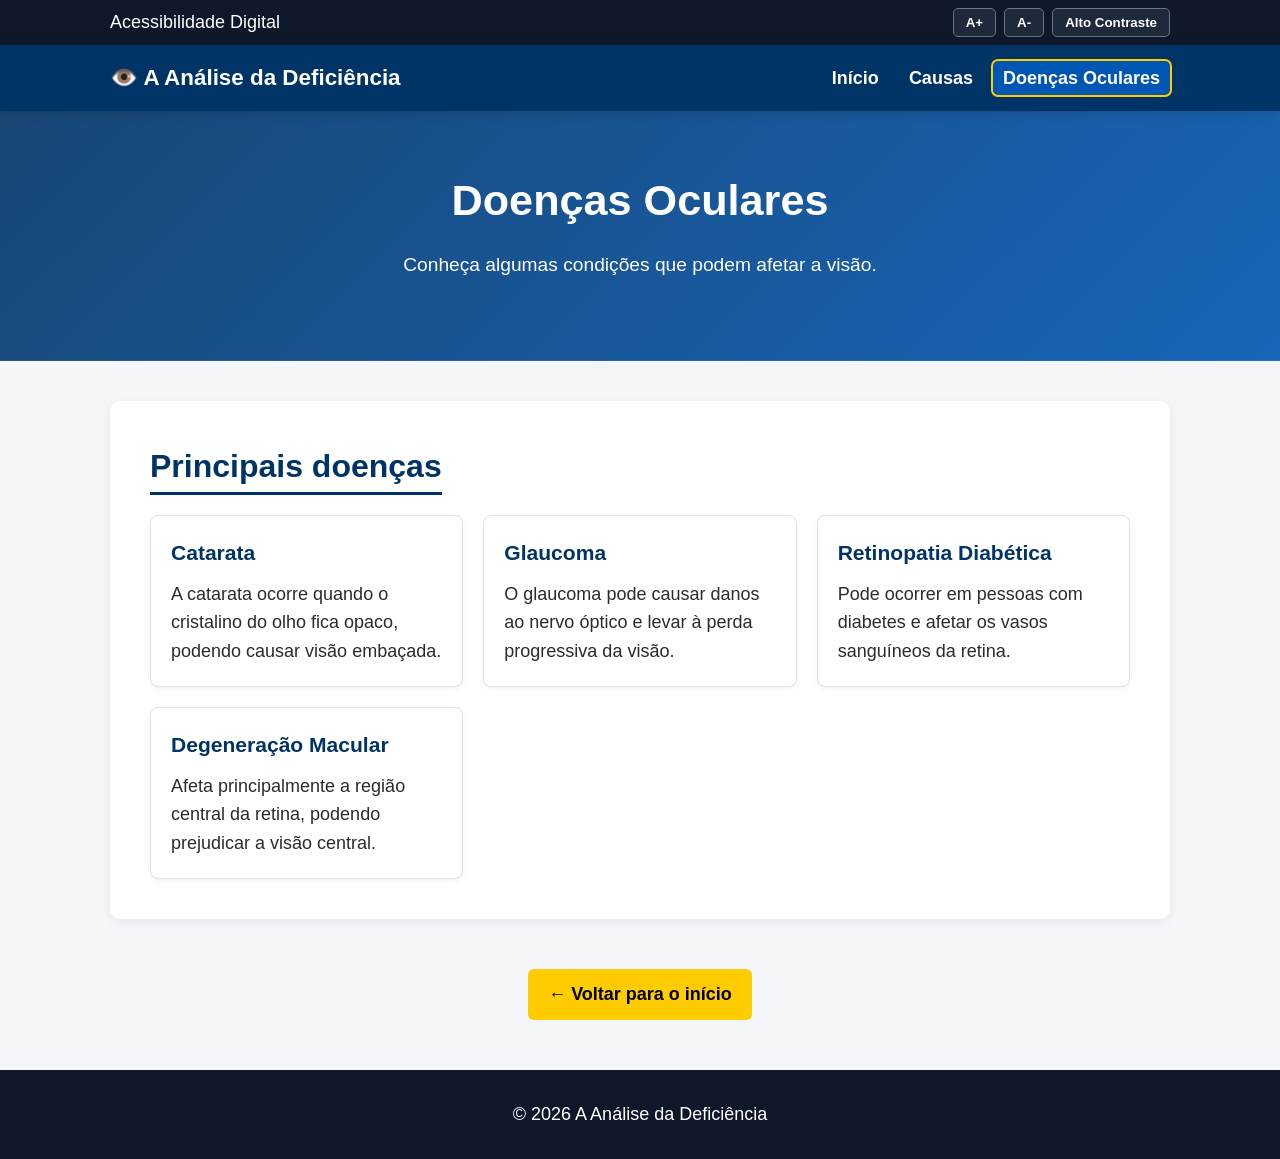
<file: doencas-oculares.html>
<!DOCTYPE html>
<html lang="pt-BR">

<head>

<meta charset="UTF-8">

<meta name="viewport"
content="width=device-width, initial-scale=1.0">

<title>Doenças Oculares</title>

<link rel="stylesheet" href="style.css">

</head>

<body>


<a href="#main-content" class="skip-link">
Ir para o conteúdo principal
</a>


<div id="a11y-status"
class="sr-only"
aria-live="polite">
</div>


<div class="top-bar">

<div class="container top-bar-container">

<span>Acessibilidade Digital</span>

<div class="accessibility-bar">

<button id="btn-increase">A+</button>

<button id="btn-decrease">A-</button>

<button id="btn-contrast">
Alto Contraste
</button>

</div>

</div>

</div>



<header class="main-header">

<div class="container header-container">

<div class="logo">

<a href="index.html">
👁️ A Análise da Deficiência
</a>

</div>


<nav class="main-nav">

<ul>

<li>
<a href="index.html">Início</a>
</li>

<li>
<a href="index.html#causas">Causas</a>
</li>

<li>
<a href="doencas-oculares.html"
class="active">
Doenças Oculares
</a>
</li>

</ul>

</nav>

</div>

</header>



<section class="hero hero-secondary">

<div class="container">

<h1>
Doenças Oculares
</h1>

<p>
Conheça algumas condições que podem afetar a visão.
</p>

</div>

</section>



<main id="main-content"
class="container">


<section class="content-section">

<h2>
Principais doenças
</h2>


<div class="card-grid">


<article class="card">

<div class="card-body">

<h3>
Catarata
</h3>

<p>
A catarata ocorre quando o cristalino do olho
fica opaco, podendo causar visão embaçada.
</p>

</div>

</article>



<article class="card">

<div class="card-body">

<h3>
Glaucoma
</h3>

<p>
O glaucoma pode causar danos ao nervo óptico
e levar à perda progressiva da visão.
</p>

</div>

</article>



<article class="card">

<div class="card-body">

<h3>
Retinopatia Diabética
</h3>

<p>
Pode ocorrer em pessoas com diabetes e afetar
os vasos sanguíneos da retina.
</p>

</div>

</article>



<article class="card">

<div class="card-body">

<h3>
Degeneração Macular
</h3>

<p>
Afeta principalmente a região central da retina,
podendo prejudicar a visão central.
</p>

</div>

</article>


</div>

</section>


<div class="back-button">

<a href="index.html"
class="btn-primary">
← Voltar para o início
</a>

</div>


</main>



<footer class="main-footer">

<p>
© 2026 A Análise da Deficiência
</p>

</footer>



<!-- VLIBRAS -->

<div vw class="enabled">

<div vw-access-button class="active"></div>

<div vw-plugin-wrapper>

<div class="vw-plugin-top-wrapper"></div>

</div>

</div>


<script src="https://vlibras.gov.br/app/vlibras-plugin.js"></script>

<script>

new window.VLibras.Widget(
'https://vlibras.gov.br/app'
);

</script>


<script src="script.js"></script>

</body>

</html>
</file>
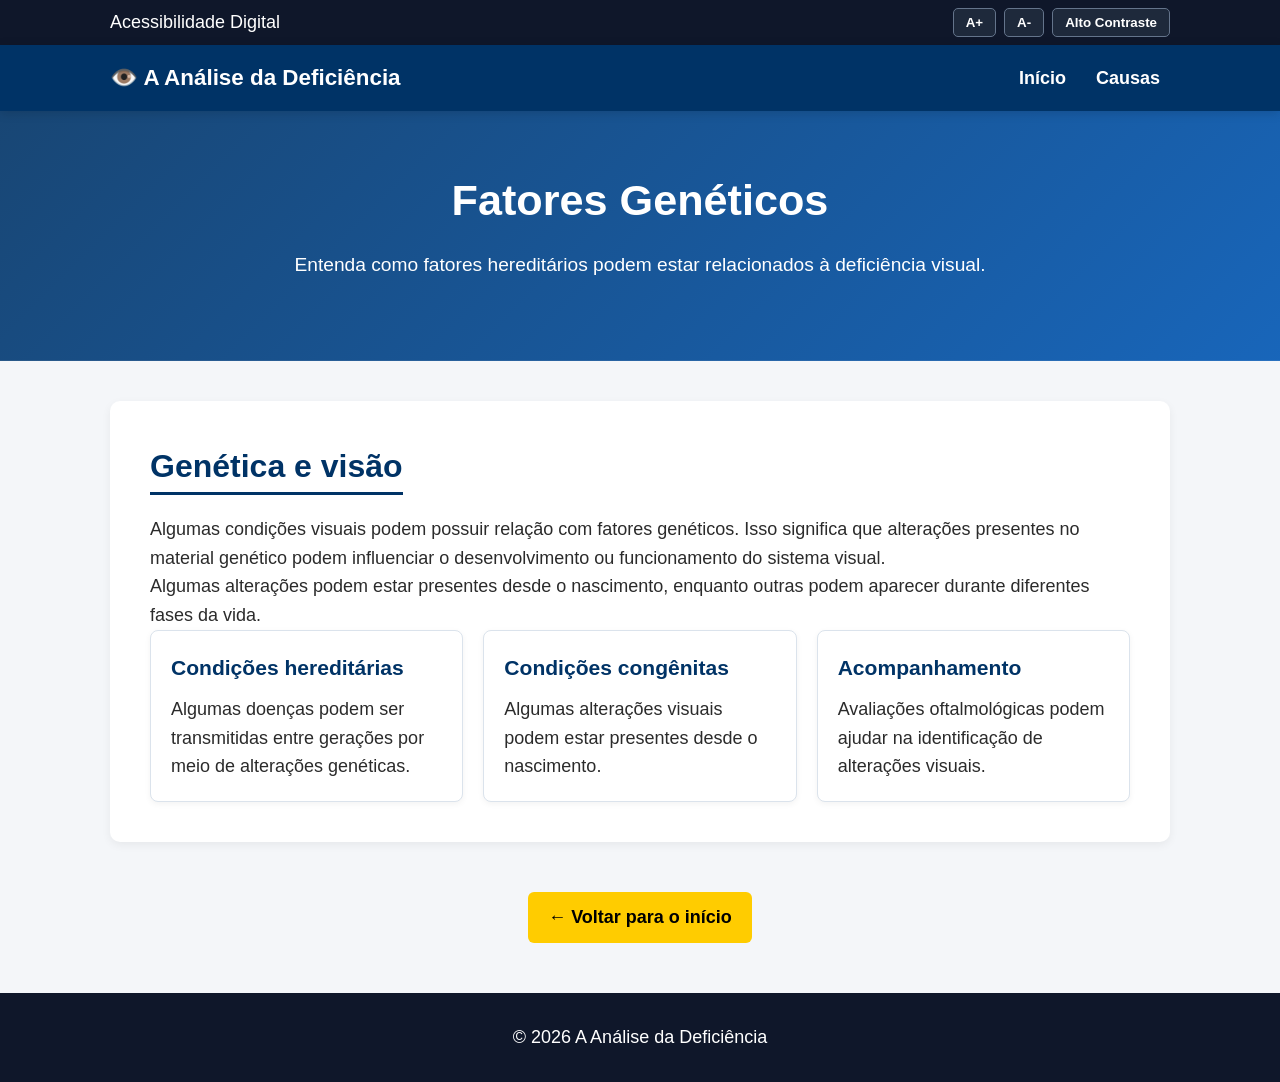
<file: fatores-geneticos.html>
<!DOCTYPE html>
<html lang="pt-BR">

<head>

<meta charset="UTF-8">

<meta name="viewport"
content="width=device-width, initial-scale=1.0">

<title>Fatores Genéticos</title>

<link rel="stylesheet" href="style.css">

</head>

<body>


<a href="#main-content" class="skip-link">
Ir para o conteúdo principal
</a>


<div id="a11y-status"
class="sr-only"
aria-live="polite">
</div>


<div class="top-bar">

<div class="container top-bar-container">

<span>Acessibilidade Digital</span>

<div class="accessibility-bar">

<button id="btn-increase">A+</button>

<button id="btn-decrease">A-</button>

<button id="btn-contrast">
Alto Contraste
</button>

</div>

</div>

</div>



<header class="main-header">

<div class="container header-container">

<div class="logo">

<a href="index.html">
👁️ A Análise da Deficiência
</a>

</div>


<nav class="main-nav">

<ul>

<li>
<a href="index.html">
Início
</a>
</li>

<li>
<a href="index.html#causas">
Causas
</a>
</li>

</ul>

</nav>

</div>

</header>



<section class="hero hero-secondary">

<div class="container">

<h1>
Fatores Genéticos
</h1>

<p>
Entenda como fatores hereditários podem estar relacionados
à deficiência visual.
</p>

</div>

</section>



<main id="main-content"
class="container">


<section class="content-section">

<h2>
Genética e visão
</h2>

<p>

Algumas condições visuais podem possuir relação com fatores
genéticos. Isso significa que alterações presentes no material
genético podem influenciar o desenvolvimento ou funcionamento
do sistema visual.

</p>


<p>

Algumas alterações podem estar presentes desde o nascimento,
enquanto outras podem aparecer durante diferentes fases da vida.

</p>


<div class="card-grid">


<article class="card">

<div class="card-body">

<h3>
Condições hereditárias
</h3>

<p>
Algumas doenças podem ser transmitidas entre gerações
por meio de alterações genéticas.
</p>

</div>

</article>


<article class="card">

<div class="card-body">

<h3>
Condições congênitas
</h3>

<p>
Algumas alterações visuais podem estar presentes
desde o nascimento.
</p>

</div>

</article>


<article class="card">

<div class="card-body">

<h3>
Acompanhamento
</h3>

<p>
Avaliações oftalmológicas podem ajudar na identificação
de alterações visuais.
</p>

</div>

</article>


</div>

</section>


<div class="back-button">

<a href="index.html"
class="btn-primary">
← Voltar para o início
</a>

</div>


</main>



<footer class="main-footer">

<p>
© 2026 A Análise da Deficiência
</p>

</footer>



<!-- VLIBRAS -->

<div vw class="enabled">

<div vw-access-button class="active"></div>

<div vw-plugin-wrapper>

<div class="vw-plugin-top-wrapper"></div>

</div>

</div>


<script src="https://vlibras.gov.br/app/vlibras-plugin.js"></script>

<script>

new window.VLibras.Widget(
'https://vlibras.gov.br/app'
);

</script>


<script src="script.js"></script>

</body>

</html>
</file>
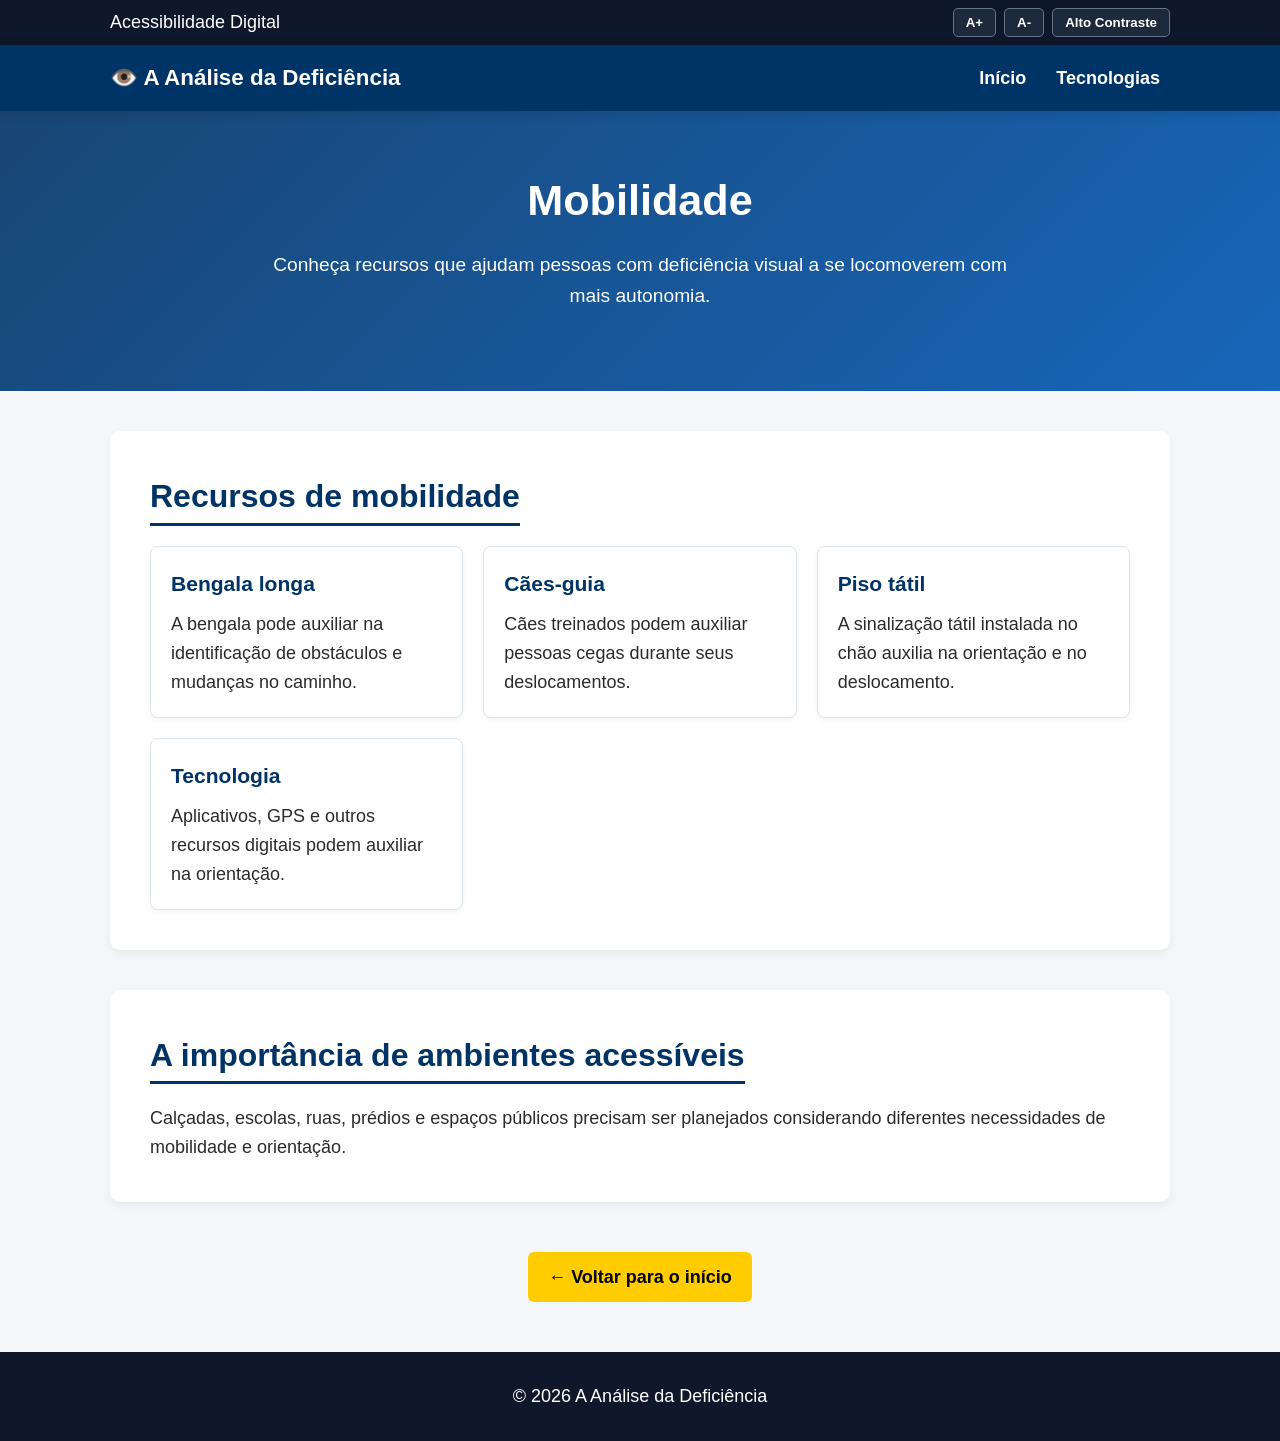
<file: mobilidade.html>
<!DOCTYPE html>
<html lang="pt-BR">

<head>

<meta charset="UTF-8">

<meta name="viewport"
content="width=device-width, initial-scale=1.0">

<title>Mobilidade</title>

<link rel="stylesheet" href="style.css">

</head>

<body>


<a href="#main-content"
class="skip-link">
Ir para o conteúdo principal
</a>


<div id="a11y-status"
class="sr-only"
aria-live="polite">
</div>


<div class="top-bar">

<div class="container top-bar-container">

<span>
Acessibilidade Digital
</span>

<div class="accessibility-bar">

<button id="btn-increase">
A+
</button>

<button id="btn-decrease">
A-
</button>

<button id="btn-contrast">
Alto Contraste
</button>

</div>

</div>

</div>



<header class="main-header">

<div class="container header-container">

<div class="logo">

<a href="index.html">
👁️ A Análise da Deficiência
</a>

</div>


<nav class="main-nav">

<ul>

<li>
<a href="index.html">
Início
</a>
</li>

<li>
<a href="index.html#tecnologias">
Tecnologias
</a>
</li>

</ul>

</nav>

</div>

</header>



<section class="hero hero-secondary">

<div class="container">

<h1>
Mobilidade
</h1>

<p>
Conheça recursos que ajudam pessoas com deficiência visual
a se locomoverem com mais autonomia.
</p>

</div>

</section>



<main id="main-content"
class="container">


<section class="content-section">

<h2>
Recursos de mobilidade
</h2>


<div class="card-grid">


<article class="card">

<div class="card-body">

<h3>
Bengala longa
</h3>

<p>
A bengala pode auxiliar na identificação de obstáculos
e mudanças no caminho.
</p>

</div>

</article>


<article class="card">

<div class="card-body">

<h3>
Cães-guia
</h3>

<p>
Cães treinados podem auxiliar pessoas cegas
durante seus deslocamentos.
</p>

</div>

</article>


<article class="card">

<div class="card-body">

<h3>
Piso tátil
</h3>

<p>
A sinalização tátil instalada no chão auxilia
na orientação e no deslocamento.
</p>

</div>

</article>


<article class="card">

<div class="card-body">

<h3>
Tecnologia
</h3>

<p>
Aplicativos, GPS e outros recursos digitais podem
auxiliar na orientação.
</p>

</div>

</article>


</div>

</section>


<section class="content-section">

<h2>
A importância de ambientes acessíveis
</h2>

<p>

Calçadas, escolas, ruas, prédios e espaços públicos
precisam ser planejados considerando diferentes
necessidades de mobilidade e orientação.

</p>

</section>


<div class="back-button">

<a href="index.html"
class="btn-primary">
← Voltar para o início
</a>

</div>


</main>



<footer class="main-footer">

<p>
© 2026 A Análise da Deficiência
</p>

</footer>



<!-- VLIBRAS -->

<div vw class="enabled">

<div vw-access-button class="active"></div>

<div vw-plugin-wrapper>

<div class="vw-plugin-top-wrapper"></div>

</div>

</div>


<script src="https://vlibras.gov.br/app/vlibras-plugin.js"></script>

<script>

new window.VLibras.Widget(
'https://vlibras.gov.br/app'
);

</script>


<script src="script.js"></script>

</body>

</html>
</file>
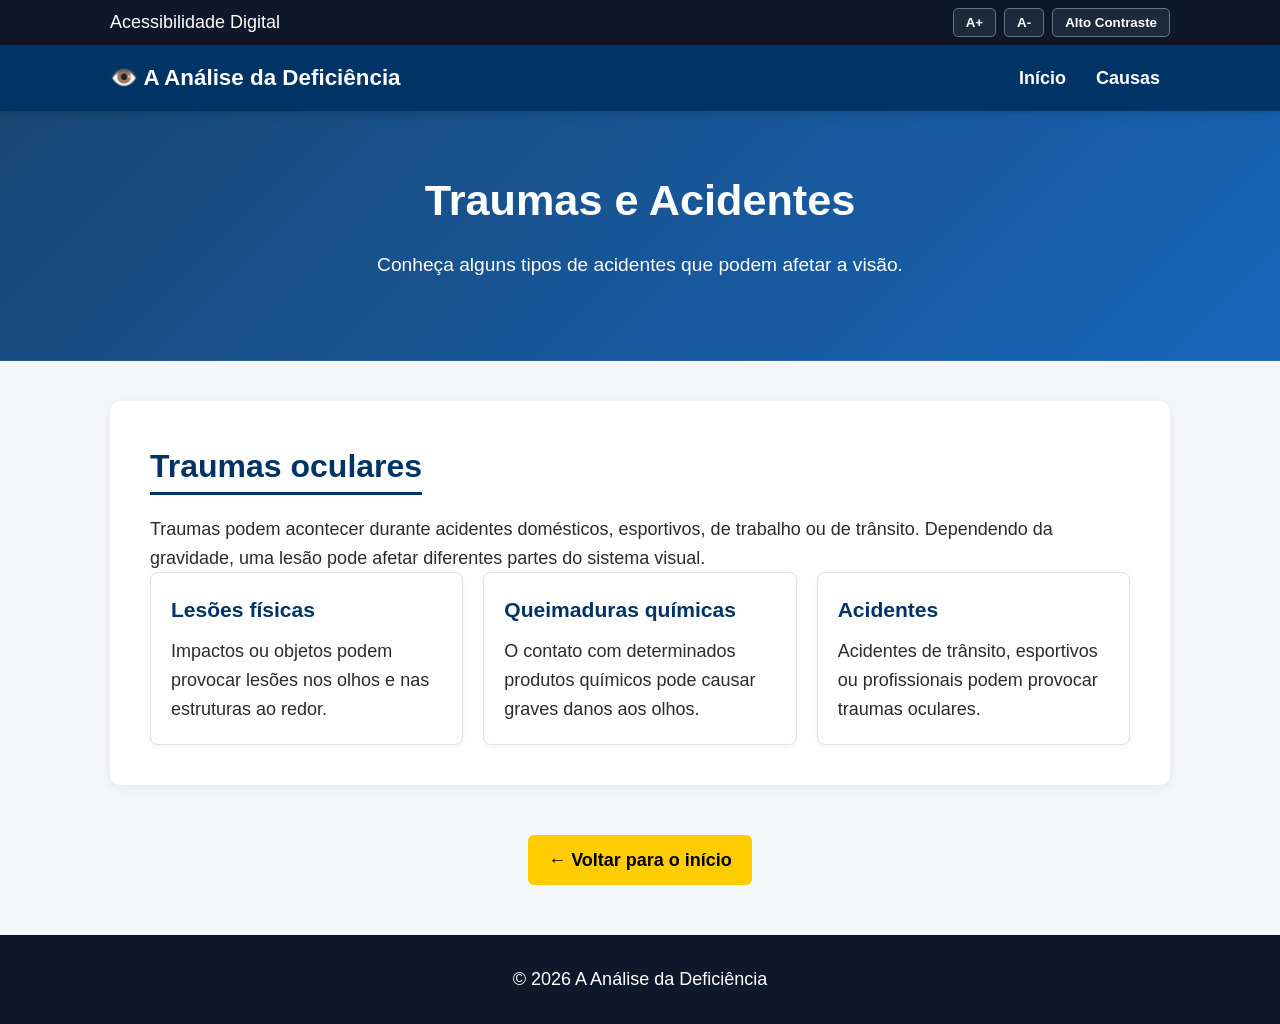
<file: traumas-acidentes.html>
<!DOCTYPE html>
<html lang="pt-BR">

<head>

<meta charset="UTF-8">

<meta name="viewport"
content="width=device-width, initial-scale=1.0">

<title>Traumas e Acidentes</title>

<link rel="stylesheet" href="style.css">

</head>

<body>


<a href="#main-content"
class="skip-link">
Ir para o conteúdo principal
</a>


<div id="a11y-status"
class="sr-only"
aria-live="polite">
</div>


<div class="top-bar">

<div class="container top-bar-container">

<span>Acessibilidade Digital</span>

<div class="accessibility-bar">

<button id="btn-increase">A+</button>

<button id="btn-decrease">A-</button>

<button id="btn-contrast">
Alto Contraste
</button>

</div>

</div>

</div>



<header class="main-header">

<div class="container header-container">

<div class="logo">

<a href="index.html">
👁️ A Análise da Deficiência
</a>

</div>


<nav class="main-nav">

<ul>

<li>
<a href="index.html">
Início
</a>
</li>

<li>
<a href="index.html#causas">
Causas
</a>
</li>

</ul>

</nav>

</div>

</header>



<section class="hero hero-secondary">

<div class="container">

<h1>
Traumas e Acidentes
</h1>

<p>
Conheça alguns tipos de acidentes que podem afetar a visão.
</p>

</div>

</section>



<main id="main-content"
class="container">


<section class="content-section">

<h2>
Traumas oculares
</h2>


<p>

Traumas podem acontecer durante acidentes domésticos,
esportivos, de trabalho ou de trânsito. Dependendo da
gravidade, uma lesão pode afetar diferentes partes do
sistema visual.

</p>


<div class="card-grid">


<article class="card">

<div class="card-body">

<h3>
Lesões físicas
</h3>

<p>
Impactos ou objetos podem provocar lesões nos olhos
e nas estruturas ao redor.
</p>

</div>

</article>


<article class="card">

<div class="card-body">

<h3>
Queimaduras químicas
</h3>

<p>
O contato com determinados produtos químicos pode
causar graves danos aos olhos.
</p>

</div>

</article>


<article class="card">

<div class="card-body">

<h3>
Acidentes
</h3>

<p>
Acidentes de trânsito, esportivos ou profissionais
podem provocar traumas oculares.
</p>

</div>

</article>


</div>

</section>


<div class="back-button">

<a href="index.html"
class="btn-primary">
← Voltar para o início
</a>

</div>


</main>



<footer class="main-footer">

<p>
© 2026 A Análise da Deficiência
</p>

</footer>



<!-- VLIBRAS -->

<div vw class="enabled">

<div vw-access-button class="active"></div>

<div vw-plugin-wrapper>

<div class="vw-plugin-top-wrapper"></div>

</div>

</div>


<script src="https://vlibras.gov.br/app/vlibras-plugin.js"></script>

<script>

new window.VLibras.Widget(
'https://vlibras.gov.br/app'
);

</script>


<script src="script.js"></script>

</body>

</html>
</file>
<file: style.css>
/* =========================
   RESET
========================= */

* {
    box-sizing: border-box;
    margin: 0;
    padding: 0;
}


html {
    scroll-behavior: smooth;
}


body {

    font-family:
        "Segoe UI",
        Arial,
        sans-serif;

    line-height: 1.6;

    background: #f4f6f9;

    color: #2b2b2b;

    font-size: 18px;

    transition:
        background-color .2s,
        color .2s;

}


/* =========================
   CONTAINER
========================= */

.container {

    max-width: 1100px;

    margin: auto;

    padding:
        0 20px;

}


/* =========================
   ACESSIBILIDADE
========================= */

.sr-only {

    position: absolute;

    width: 1px;
    height: 1px;

    padding: 0;
    margin: -1px;

    overflow: hidden;

    clip: rect(0,0,0,0);

    border: 0;

}


.skip-link {

    position: absolute;

    top: -60px;

    left: 10px;

    background: #000;

    color: #fff;

    padding: 10px 15px;

    z-index: 9999;

    text-decoration: none;

    font-weight: bold;

}


.skip-link:focus {

    top: 10px;

}


/* =========================
   BARRA
========================= */

.top-bar {

    background: #0f172a;

    color: white;

    padding: 8px 0;

}


.top-bar-container {

    display: flex;

    justify-content: space-between;

    align-items: center;

}


.accessibility-bar {

    display: flex;

    gap: 8px;

}


.accessibility-bar button {

    padding: 6px 12px;

    border: 1px solid #64748b;

    border-radius: 5px;

    background: #1e293b;

    color: white;

    font-weight: bold;

    cursor: pointer;

}


.accessibility-bar button:hover,
.accessibility-bar button:focus {

    background: #ffcc00;

    color: #000;

}


/* =========================
   HEADER
========================= */

.main-header {

    background: #003366;

    color: white;

    position: sticky;

    top: 0;

    z-index: 1000;

    box-shadow:
        0 2px 10px
        rgba(0,0,0,.15);

}


.header-container {

    display: flex;

    justify-content: space-between;

    align-items: center;

    padding: 15px 20px;

}


.logo a {

    color: white;

    text-decoration: none;

    font-size: 1.4rem;

    font-weight: bold;

}


.main-nav ul {

    display: flex;

    list-style: none;

    gap: 10px;

    flex-wrap: wrap;

}


.main-nav a {

    color: white;

    text-decoration: none;

    font-weight: bold;

    padding: 7px 10px;

    border-radius: 5px;

}


.main-nav a:hover,
.main-nav a:focus,
.main-nav a.active {

    background: #0056b3;

    outline: 2px solid #ffcc00;

}


/* =========================
   HERO
========================= */

.hero {

    background:

        linear-gradient(
            135deg,
            rgba(0,51,102,.9),
            rgba(0,86,179,.9)
        ),

        url("https://images.unsplash.com/photo-1516321318423-f06f85e504b3?q=80&w=1600&auto=format&fit=crop");

    background-size: cover;

    background-position: center;

    color: white;

    padding: 90px 20px;

    text-align: center;

}


.hero-secondary {

    padding: 55px 20px;

}


.hero h1 {

    font-size: 2.7rem;

    margin-bottom: 15px;

}


.hero p {

    max-width: 750px;

    margin:
        0 auto 25px;

    font-size: 1.2rem;

}


/* =========================
   BOTÕES
========================= */

.btn-primary,
.btn-secondary {

    display: inline-block;

    padding:
        11px 20px;

    border-radius: 6px;

    text-decoration: none;

    font-weight: bold;

    margin-top: 10px;

}


.btn-primary {

    background: #ffcc00;

    color: #000;

}


.btn-primary:hover,
.btn-primary:focus {

    background: #e6b800;

    outline: 3px solid #000;

}


.btn-secondary {

    background: #003366;

    color: white;

}


.btn-secondary:hover,
.btn-secondary:focus {

    background: #0056b3;

    outline: 3px solid #ffcc00;

}


/* =========================
   SEÇÕES
========================= */

.content-section {

    background: white;

    padding: 40px;

    margin: 40px 0;

    border-radius: 10px;

    box-shadow:
        0 3px 10px
        rgba(0,0,0,.06);

}


.content-section h2 {

    color: #003366;

    font-size: 2rem;

    margin-bottom: 20px;

    border-bottom:
        3px solid #003366;

    display: inline-block;

}


.section-intro {

    margin-bottom: 25px;

}


/* =========================
   CARDS
========================= */

.card-grid {

    display: grid;

    grid-template-columns:
        repeat(
            auto-fit,
            minmax(260px, 1fr)
        );

    gap: 20px;

}


.card {

    border:
        1px solid #dbe3ec;

    border-radius: 8px;

    overflow: hidden;

    background: white;

    box-shadow:
        0 2px 6px
        rgba(0,0,0,.05);

}


.card img {

    width: 100%;

    height: 200px;

    object-fit: cover;

}


.card-body {

    padding: 20px;

}


.card-body h3 {

    color: #003366;

    margin-bottom: 10px;

}


/* =========================
   IMAGENS
========================= */

.image-gallery {

    display: grid;

    grid-template-columns:
        repeat(
            auto-fit,
            minmax(250px,1fr)
        );

    gap: 20px;

    margin-top: 30px;

}


.image-gallery img {

    width: 100%;

    height: 240px;

    object-fit: cover;

    border-radius: 8px;

}


figure {

    overflow: hidden;

    border-radius: 8px;

}


figcaption {

    background: #f1f5f9;

    padding: 8px 12px;

    font-size: .9rem;

}


/* =========================
   VÍDEOS
========================= */

.video-grid {

    display: grid;

    grid-template-columns:
        repeat(
            auto-fit,
            minmax(280px,1fr)
        );

    gap: 25px;

    margin-top: 25px;

}


.video-card {

    background: white;

    border:
        1px solid #dbe3ec;

    border-radius: 10px;

    padding: 20px;

    box-shadow:
        0 3px 10px
        rgba(0,0,0,.08);

}


.video-card h3 {

    color: #003366;

    margin-bottom: 15px;

}


.video-card video {

    width: 100%;

    display: block;

    background: black;

    border-radius: 8px;

}


.video-card p {

    margin-top: 15px;

}


/* =========================
   CONTATO
========================= */

.contact-card {

    background: #f8fafc;

    border-left:
        6px solid #003366;

    padding: 25px;

    border-radius: 6px;

}


.contact-card h3 {

    color: #003366;

    margin-bottom: 15px;

}


.contact-card address {

    font-style: normal;

}


.contact-card a {

    color: #003366;

    font-weight: bold;

}


/* =========================
   VOLTAR
========================= */

.back-button {

    text-align: center;

    margin:
        30px 0 50px;

}


/* =========================
   FOOTER
========================= */

.main-footer {

    background: #0f172a;

    color: white;

    text-align: center;

    padding: 30px 20px;

}


/* =========================
   RESPONSIVIDADE
========================= */

@media(max-width: 768px) {

    .top-bar-container,
    .header-container {

        flex-direction: column;

        gap: 12px;

        text-align: center;

    }


    .main-nav ul {

        justify-content: center;

    }


    .hero h1 {

        font-size: 2rem;

    }


    .content-section {

        padding: 25px;

    }

}


/* =========================
   ALTO CONTRASTE
========================= */

body.high-contrast {

    background: #000 !important;

    color: #fff !important;

}


body.high-contrast
.top-bar,
body.high-contrast
.main-header,
body.high-contrast
.hero,
body.high-contrast
.main-footer {

    background: #000 !important;

    border-bottom:
        2px solid yellow;

}


body.high-contrast
.content-section,
body.high-contrast
.card,
body.high-contrast
.video-card,
body.high-contrast
.contact-card {

    background: #000 !important;

    color: white !important;

    border:
        2px solid yellow;

}


body.high-contrast
h1,
body.high-contrast
h2,
body.high-contrast
h3 {

    color: yellow !important;

}


body.high-contrast
figcaption {

    background: #000;

    color: yellow;

}


body.high-contrast
.btn-primary,
body.high-contrast
.btn-secondary,
body.high-contrast
.accessibility-bar button {

    background: yellow;

    color: black;

}
</file>
